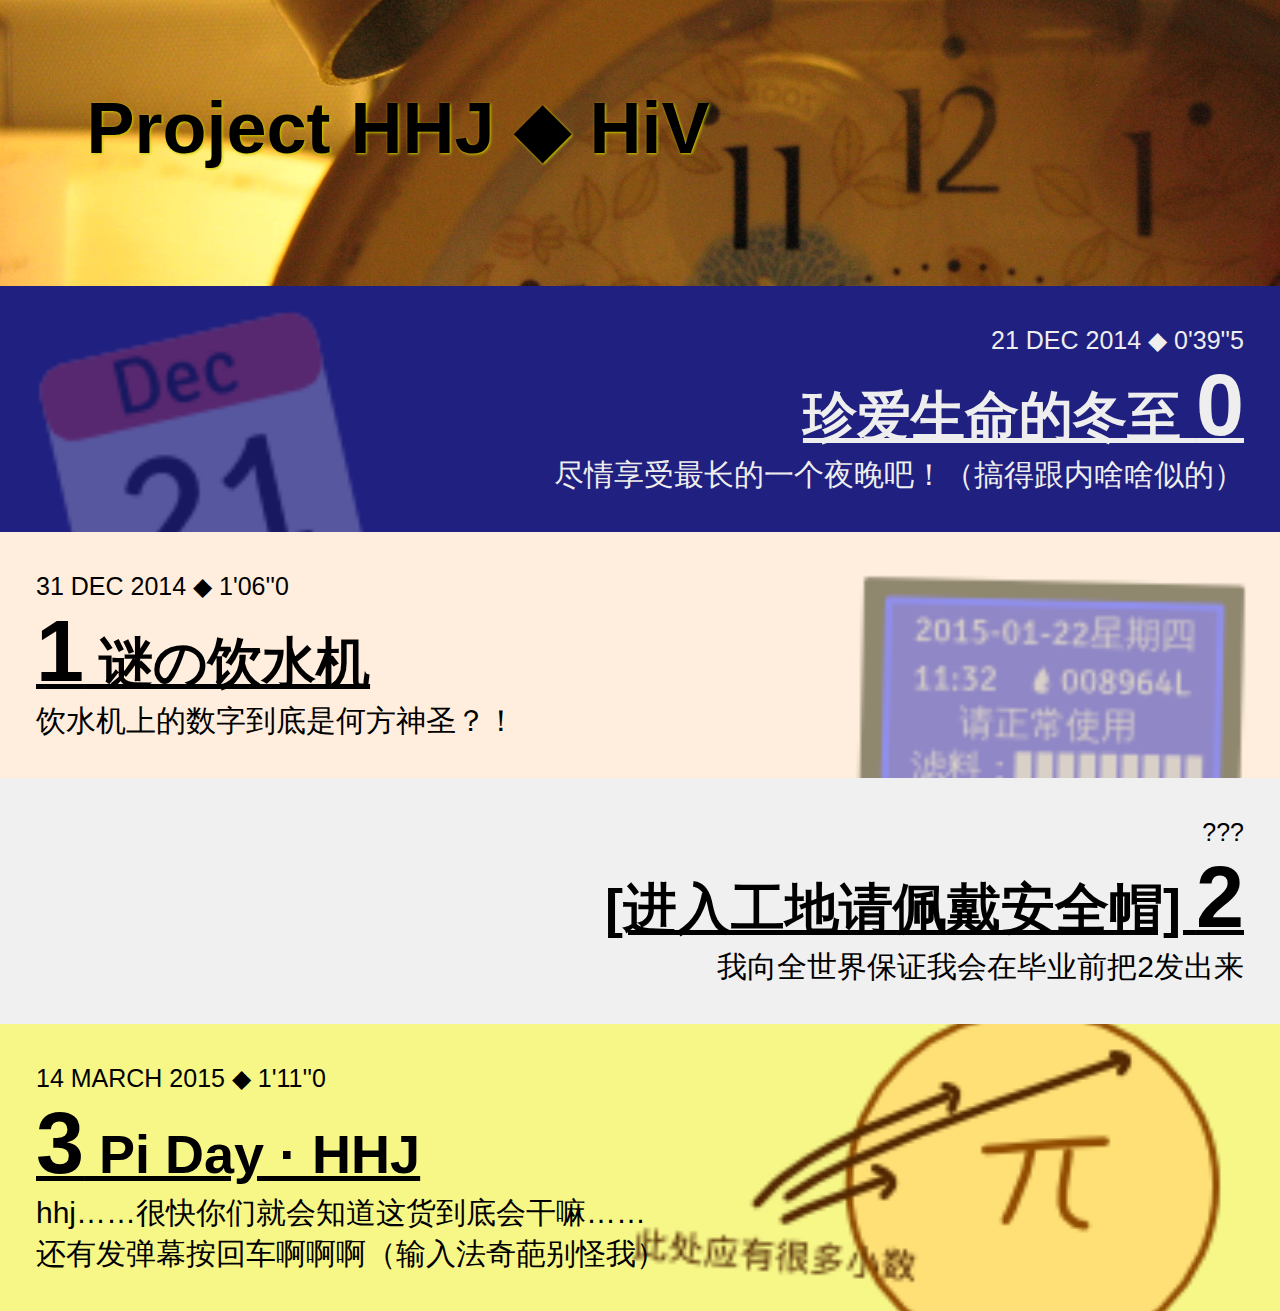
<file: index.html>
<!DOCTYPE html>
<html>
  <head>
    <meta charset="utf-8">
    <title>Project HHJ ◆ HiV</title>
    <link rel='stylesheet' href='index.css' type="text/css">
  </head>
  <body>
    <div class='title-banner'>
      Project HHJ ◆ HiV
    </div>
    <div class='entry-banner banner-ralign banner-revclr' style='background-image: url(index/0.png)'>
      <small>21 DEC 2014 ◆ 0'39''5</small>
      <div class='title'><a href='0/'>珍爱生命的冬至 <span class='num'>0</span></a></div>
      尽情享受最长的一个夜晚吧！（搞得跟内啥啥似的）
    </div>
    <div class='entry-banner' style='background-image: url(index/1.png)'>
      <small>31 DEC 2014 ◆ 1'06''0</small>
      <div class='title'><a href='1/'><span class='num'>1</span> 谜の饮水机</a></div>
      饮水机上的数字到底是何方神圣？！
    </div>
    <div class='entry-banner banner-ralign'>
      <small>???</small>
      <div class='title'><a href=''>[进入工地请佩戴安全帽] <span class='num'>2</span></a></div>
      我向全世界保证我会在毕业前把2发出来
    </div>
    <div class='entry-banner' style='background-image: url(index/3.png)'>
      <small>14 MARCH 2015 ◆ 1'11''0</small>
      <div class='title'><a href='3/'><span class='num'>3</span> Pi Day · HHJ</a></div>
      hhj……很快你们就会知道这货到底会干嘛……<br>还有发弹幕按回车啊啊啊（输入法奇葩别怪我）
    </div>
  </body>
</html>
</file>
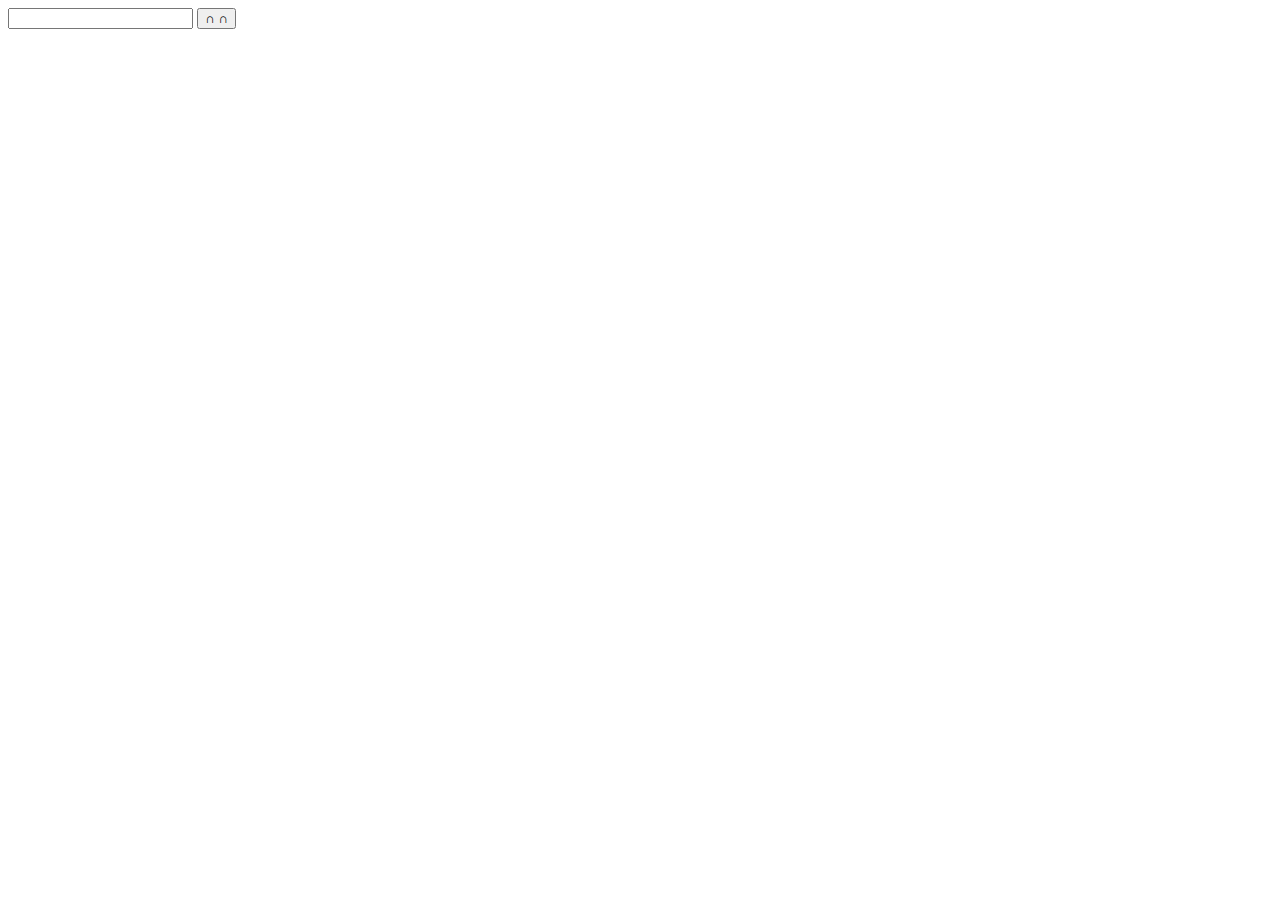
<file: console/index.html>
<!DOCTYPE html>

<html>
  <head>
    <meta charset='utf-8'>
    <title>Console Simulator</title>
  </head>
  <body>
    <input id='cmd'>
    <button id='enter'>∩ ∩</button>
    <div id='result'></div>
    <script type='application/javascript'>
      document.getElementById('enter').onclick = function () {
        var command = document.getElementById('cmd').value;
        document.getElementById('result').innerHTML += eval(command).toString() + '<br>';
      };
    </script>
  </body>
</html>
</file>
<file: index.css>
body {
  margin: 0px;
  font-family: 'Helvetica Neue', Helvetica, Arial, sans-serif;
}

.title-banner {
  font-weight: bold;
  font-size: 72px;
  text-shadow: 1px 1px 3px #cc0;
  padding: 1.2em 1.2em 1.6em 1.2em;
  background: url(index/IMG_0085.JPG) repeat scroll center center / cover #F0F0F0;
}

.entry-banner {
  font-size: 30px;
  padding: 1.2em;
  background: none repeat scroll center center / cover #F0F0F0;
}

.entry-banner .title {
  font-weight: bold;
  font-size: 1.8em;
}

.entry-banner a {
  color: inherit;
}

.banner-ralign {
  text-align: right;
}

.banner-revclr {
  color: #eee;
}

.num {
  font-size: 1.6em;
}
</file>
